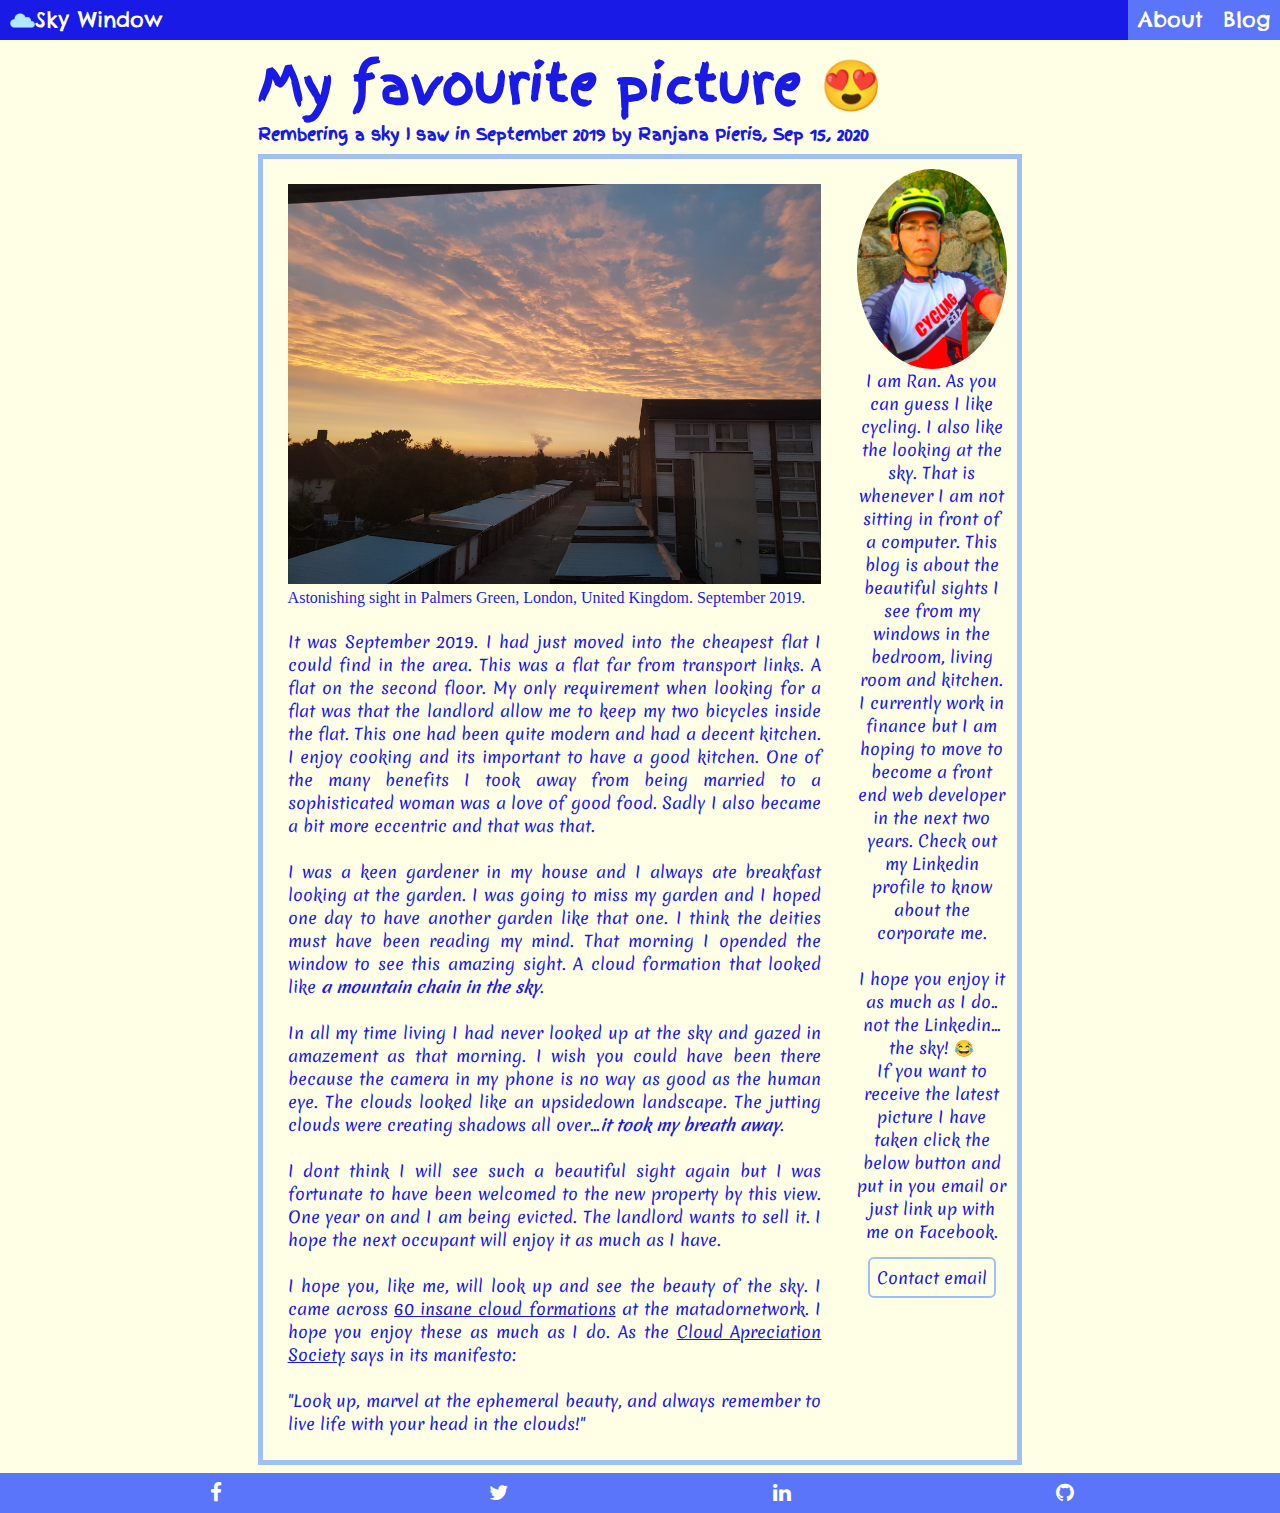
<file: blogpost.html>
<!DOCTYPE html>
<html lang="en" dir="ltr">
  <head>
    <meta charset="utf-8">
    <title>Introduction</title>
    <link rel="stylesheet" href="css/app.css">
    <link rel="stylesheet" href="https://cdnjs.cloudflare.com/ajax/libs/font-awesome/4.7.0/css/font-awesome.min.css">
    <link href="https://fonts.googleapis.com/css2?family=Chelsea+Market&family=Finger+Paint&family=Merienda:wght@700&display=swap" rel="stylesheet">
    <script type="js/app.js"></script>
    <meta name="viewport" content="width-device-width, initial-scale=1">
  </head>
  <body class="blogbody">

    <!--standard navbar for use with every blog and with the landing page-->
    <nav class="navbar">
        <a class="brand" href="index.html">
            <img src="images/MozillaCloud.png" alt="Emoji of clound" class="cloud" width="25" height="25">
            Sky Window
        </a>
        <a href="blogpost.html">About</a>
        <a href="blogpost.html">Blog</a>
    </nav>

    <header class="blogheader">
      <h1 class="blogtitle">My favourite picture &#128525;</h1>
      <h5>Rembering a sky I saw in September 2019 by Ranjana Pieris, Sep 15, 2020</h5>
    </header>

  <main class="bcontainer">
    <div class="blog">
        <figure>
            <img  class="blogpic" src="images/favourite.jpg" alt="Morning clouds that look like mountains">
            <figcaption>Astonishing sight in Palmers Green, London, United Kingdom. September 2019.</figcaption>
        </figure>
        <br>
        <p>It was September 2019. I had just moved into the cheapest flat I could find in the area.
           This was a flat far from transport links. A flat on the second floor. My only
           requirement when looking for a flat was that the landlord allow me to keep my two bicycles
           inside the flat. This one had been quite modern and had a decent kitchen. I enjoy cooking
           and its important to have a good kitchen. One of the many benefits I took away from being married to a
           sophisticated woman was a love of good food. Sadly I also became a bit more eccentric and that was
           that.</p>
        <br>
        <p>I was a keen gardener in my house and I always ate breakfast looking at the garden. I was going
           to miss my garden and I hoped one day to have another garden like that one. I think the deities must
           have been reading my mind. That morning I opended the window to see this amazing sight. A cloud formation
           that looked like <strong><em>a mountain chain in the sky</em></strong>.</p>
        <br>
        <p>In all my time living I had never looked up at the sky and gazed in amazement as that morning.
           I wish you could have been there because the camera in my phone is no way as good as the
           human eye. The clouds looked like an upsidedown landscape. The jutting clouds were creating
           shadows all over...<strong><em>it took my breath away</em></strong>.</p>
        <br>
        <p>I dont think I will see such a beautiful sight again but I was fortunate to have been welcomed to the
           new property by this view. One year on and I am being evicted. The landlord wants to sell it. I hope the
           next occupant will enjoy it as much as I have.</p>
        <br>
        <p>I hope you, like me, will look up and see the beauty of the sky. I came across
           <a href="https://matadornetwork.com/bnt/60-insane-cloud-formations-from-around-the-world-pics/" class="underline">
           60 insane cloud formations</a> at the matadornetwork. I hope you enjoy these as much
           as I do. As the <a href="https://cloudappreciationsociety.org/" class="underline">Cloud Apreciation Society</a> says
           in its manifesto:</p>
        <br>
        <blockquote cite="https://cloudappreciationsociety.org/manifesto/">"Look up, marvel at the ephemeral beauty, and always
          remember to live life with your head in the clouds!"
        </blockquote>
    </div>
    <div class="aboutme">
        <img src="images/MeSep2020.jpg" alt="Picture of Ran" class="mepicture">
        <p>I am Ran. As you can guess I like cycling.
          I also like the looking at the sky. That is whenever
          I am not sitting in front of a computer. This blog is about
          the beautiful sights I see from my windows in the bedroom, living
          room and kitchen. I currently work in finance but I am hoping to move to become a front
          end web developer in the next two years.
          Check out my Linkedin profile to know about the corporate me.</p>
        <br>
        <p>I hope you enjoy it as much as I do.. not the Linkedin... the sky! &#128514;</p>
        <p>If you want to receive the latest picture I have taken click the below button
           and put in you email or just link up with me on Facebook.</p>
        <br>
        <a href="index.html" class="button">Contact email</a>
    </div>
  </main>

  <footer class="mainfooter">
    <a href="https://github.com/RPIERIS" class="fa fa-facebook" target="_blank"></a>
    <a href="https://twitter.com/PierisRanjana" class="fa fa-twitter" target="_blank"></a>
    <a href="https://www.linkedin.com/in/ranjanapieris/" class="fa fa-linkedin" target="_blank"></a>
    <a href="https://github.com/RPIERIS" class="fa fa-github" target="_blank"></a>
  </footer>



  </body>
</html>
</file>
<file: css/app.css>
@import "blog.css";
@import "navbarfooter.css";
@import "imageeffects.css";
@import "reset.css";

.head {
  grid-area: hd;
  color: #191ae6;
  display: flex;
  justify-content: space-between;
  /* flex-direction: row; */
}

.navbar {
  grid-area: nv;
  display: flex;
}

.mainpage {
  grid-area: mn;
  padding: 0.5em;
  border: 5px solid #9fc0f4;
  font-family: 'Finger Paint', cursive;
}

.mainfooter {
  grid-area: ft;
}

.mainsite {
  background-color: #ffffe6;
  margin: 0;
  display: grid;
  grid-gap: 0.5em;
  grid-auto-flow:dense;
  grid-template-columns: repeat(10, 1fr);
  grid-template-rows: 40px auto auto 40px;
  grid-template-areas:
  "nv nv nv nv nv nv nv nv nv nv"
  ". . hd hd hd hd hd hd . ."
  ". . mn mn mn mn mn mn . ."
  "ft ft ft ft ft ft ft ft ft ft";
  font-family: Arial, Helvetica, sans-serif;
  justy-items:center;
}

.row {
  display:flex;
  flex-wrap: wrap;
  padding: 0 0px;
  justify-content: center;
}

.column {
  flex: 33%;
  max-width: 32%;
  padding: 0 4px;
}

.column img {
  margin-top: 8px;
  vertical-align: middle;
  width: 100%;
}

.quote {
  font-size: 20px;
  width: 300px;
  font-family: 'Merienda', cursive;
}

.title {
  font-size: 70px;
  font-family: 'Finger Paint', cursive;
  padding: 5px;
}

@media(max-width: 1200px){
  .column {
    flex: 50%;
  }
  .quote {
    font-size: 15px;
    width: 150px
  }
}

@media(max-width: 1060px){
  .column {
    flex: 50%;
    max-width: 100%;
  }
  .title {
    font-size: 50px;
  }
  .head {
    width: 100%;
  }
}

@media(max-width: 600px){
  .column {
    flex: 100%;
    max-width: 100%;
  }
  .quote {
    font-size: 14px;
    width: auto;
  }
  .title {
    font-size: 40px;
  }
  .head{
    flex-wrap: wrap;
    flex-direction: column;
    /* align-items: center; */
    text-align: center;
    padding: 5px;
  }
  .mainsite {
    grid-template-areas:
    "nv nv nv nv nv nv nv nv nv nv"
    "hd hd hd hd hd hd hd hd hd hd"
    "mn mn mn mn mn mn mn mn mn mn"
    "ft ft ft ft ft ft ft ft ft ft";
  }
}
</file>
